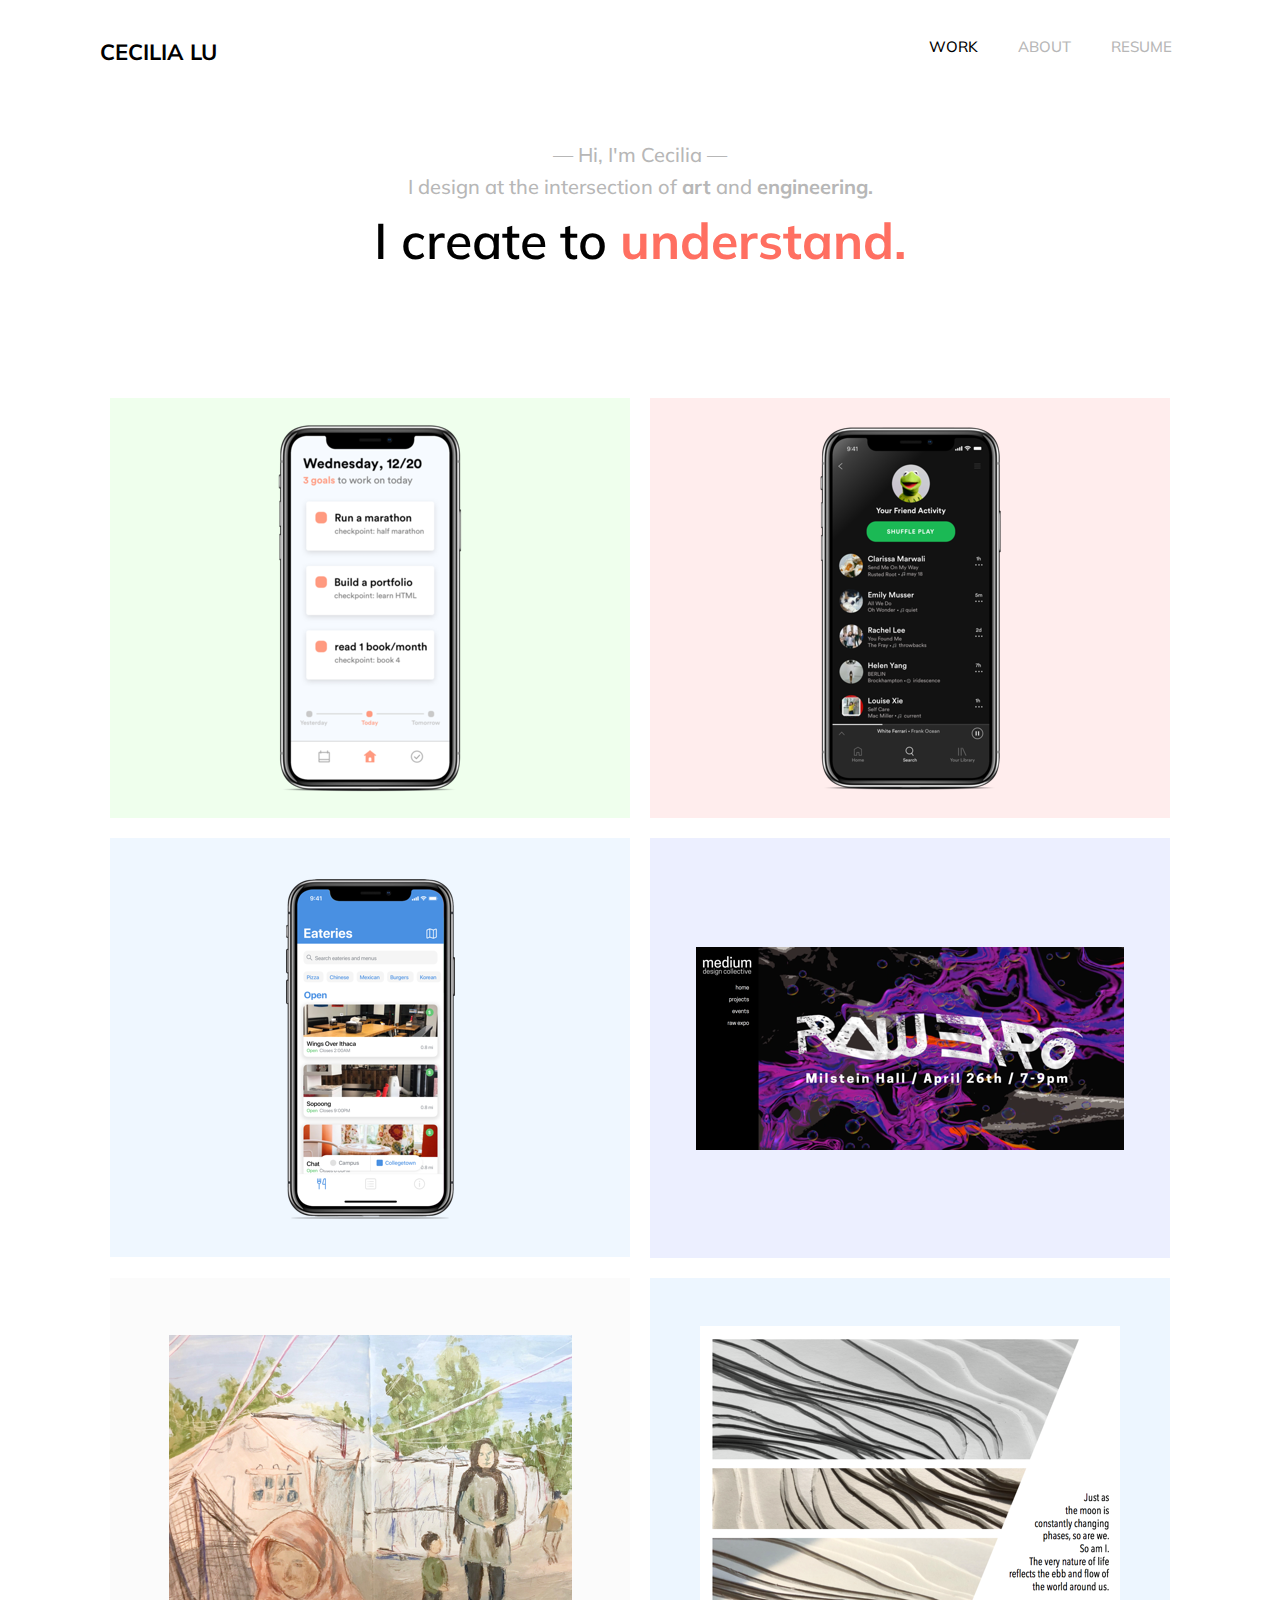
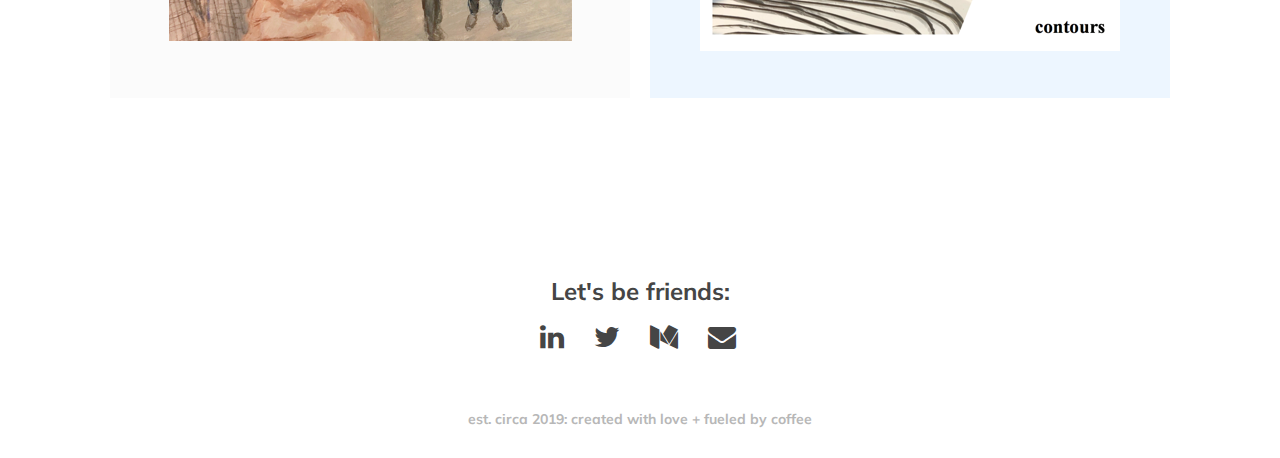
<file: index.html>
<!DOCTYPE html>
    <html>
        <head>
            <title>CC:LIALU</title>
            <meta charset="utf-8">
            <link rel="stylesheet"
            href="https://maxcdn.bootstrapcdn.com/bootstrap/3.3.7/css/bootstrap.min.css"
            integrity="sha384-BVYiiSIFeK1dGmJRAkycuHAHRg32OmUcww7on3RYdg4Va+PmSTsz/K68vbdEjh4u"
            crossorigin="anonymous">
            <meta name="viewport" content="width=device-width, initial-scale=1">
            <link rel="stylesheet" href="style.css">
            <script type="text/javascript" src="main.js"></script>
            <script src="https://ajax.googleapis.com/ajax/libs/jquery/3.3.1/jquery.min.js"></script>
            <link rel="stylesheet" href="https://maxcdn.bootstrapcdn.com/font-awesome/4.7.0/css/font-awesome.min.css">
            <link href="https://fonts.googleapis.com/css?family=Muli:400,500,600,700,800" rel="stylesheet">
        </head>

        <body>
            <header class="container">
                <div class="row">
                    <h1 class="col=sm-4 col=xs-6">CECILIA LU</h1>
                    <nav class="col-sm-8  col=xs-6 text-right">
                        <p><a href=index.html class=headtext>WORK</a></p>
                        <p><a href=about.html class=headtext2>ABOUT</a></p>
                        <p><a href="Cecilia Lu Resume 72819.pdf" class=headtext2>RESUME</a></p>
                    </nav>
                </div>
            </header>

            <main>
                <div class="introtext">
                <h2>— Hi, I'm Cecilia —</h2>
                  <h2>I design at the intersection of <b>art</b> and <b>engineering.</b></h2>
                  <div class="yay">
                    <h3>
                      <span>I create to</span>
                      <span class="current_word">understand.</span>
                    </h3>
                </div>
              </div>
            </main>

            <div class="div1">
              <a href="https://medium.com/@zglu2000/goal-reaching-app-ux-case-study-ffb7676c9904">
                  <div class="container2">
                      <img src="goalsfinal.png" alt="Goalkeeper App Concept" class="image"/>
                    <div class="overlay2">
                      <div class="text"><h3><b>Goalkeeper</b></h3>
                      <p>Case study on long-term goal keeping app concept</p></div>
                      </div>
                  </div>
              </a>

              <a href="https://blog.prototypr.io/spotify-mobile-case-study-integrating-friend-activity-30de0cf12ee">
                  <div class="container1">
                    <img src="spotiifinal.png" alt="spotify case study" class="image"/>
                    <div class="overlay1">
                      <div class = "text"><h3><b>Spotify Case Study</b></h3>
                      <p>Integrating the "Friend Activity" feature into Spotify mobile</p></div>
                    </div>
                  </div>
              </a>
            </div>


            <div class="div2">

              <a href="https://itunes.apple.com/us/app/eatery-cornell-dining/id1089672962?mt=8">
                <div class="container6">
                    <img src="Eatery.png" alt="Eatery" class="image"/>
                  <div class="overlay6">
                    <div class="text"><h3><b>Eatery App</b></h3>
                    <p>Product Design for Cornell AppDev</p></div>
                    </div>
                </div>
              </a>

              <a href="http://cornellmedium.design/raw/">
                <div class="container5">
                      <img src="raw.png" alt="raw" class="image"/>
                    <div class="overlay5">
                      <div class="text"><h3><b>RAW Expo</b></h3>
                      <p>Web Design for Medium Design Collective</p></div>
                    </div>
                </div>
              </a>
            </div>


            <div class="div3">
              <a href="art.html">
                <div class="container4">
                      <img src="artfinal.png" alt="art" class="image"/>
                    <div class="overlay4">
                      <div class="text"><h3><b>Artistic Musings</b></h3></div>
                    </div>
                </div>
              </a>

              <a href="design.html">
                <div class="container3">
                    <img src="contfinal.png" alt="visual design" class="image"/>
                  <div class="overlay3">
                    <div class="text"><h3><b>Visual + Graphic Design</b></h3></div>
                    </div>
                </div>
              </a>
            </div>




            <div class="footer">
              <footer>
              <div class="row">
                <h3>Let's be friends:</h3>
                <div class="icons">
                  <ul class="list-unstyled list-inline">
                                     <li class="list-inline-item">
                                       <a href="https://www.linkedin.com/in/cecilia-lu-70b1ba175/" class="fa fa-2x fa-linkedin"></a>
                                     </li>
                                     <li class="list-inline-item">
                                       <a href="https://twitter.com/_cecilialu" class="fa fa-2x fa-twitter"></a>
                                     </li>
                                     <li class="list-inline-item">
                                       <a href="https://medium.com/@zglu2000" class="fa fa-2x fa-medium"></a>
                                     </li>
                                     <li class="list-inline-item">
                                       <a href="mailto:zcl5@cornell.edu" class="fa fa-2x fa-envelope"></a>
                                     </li>
                                   </ul>
                </div>

                <div class="endtext">

                  <p>est. circa 2019: created with love + fueled by coffee</p>
                </div>

              </div>
            </footer>
            </div>


        </body>
    </html>
</file>
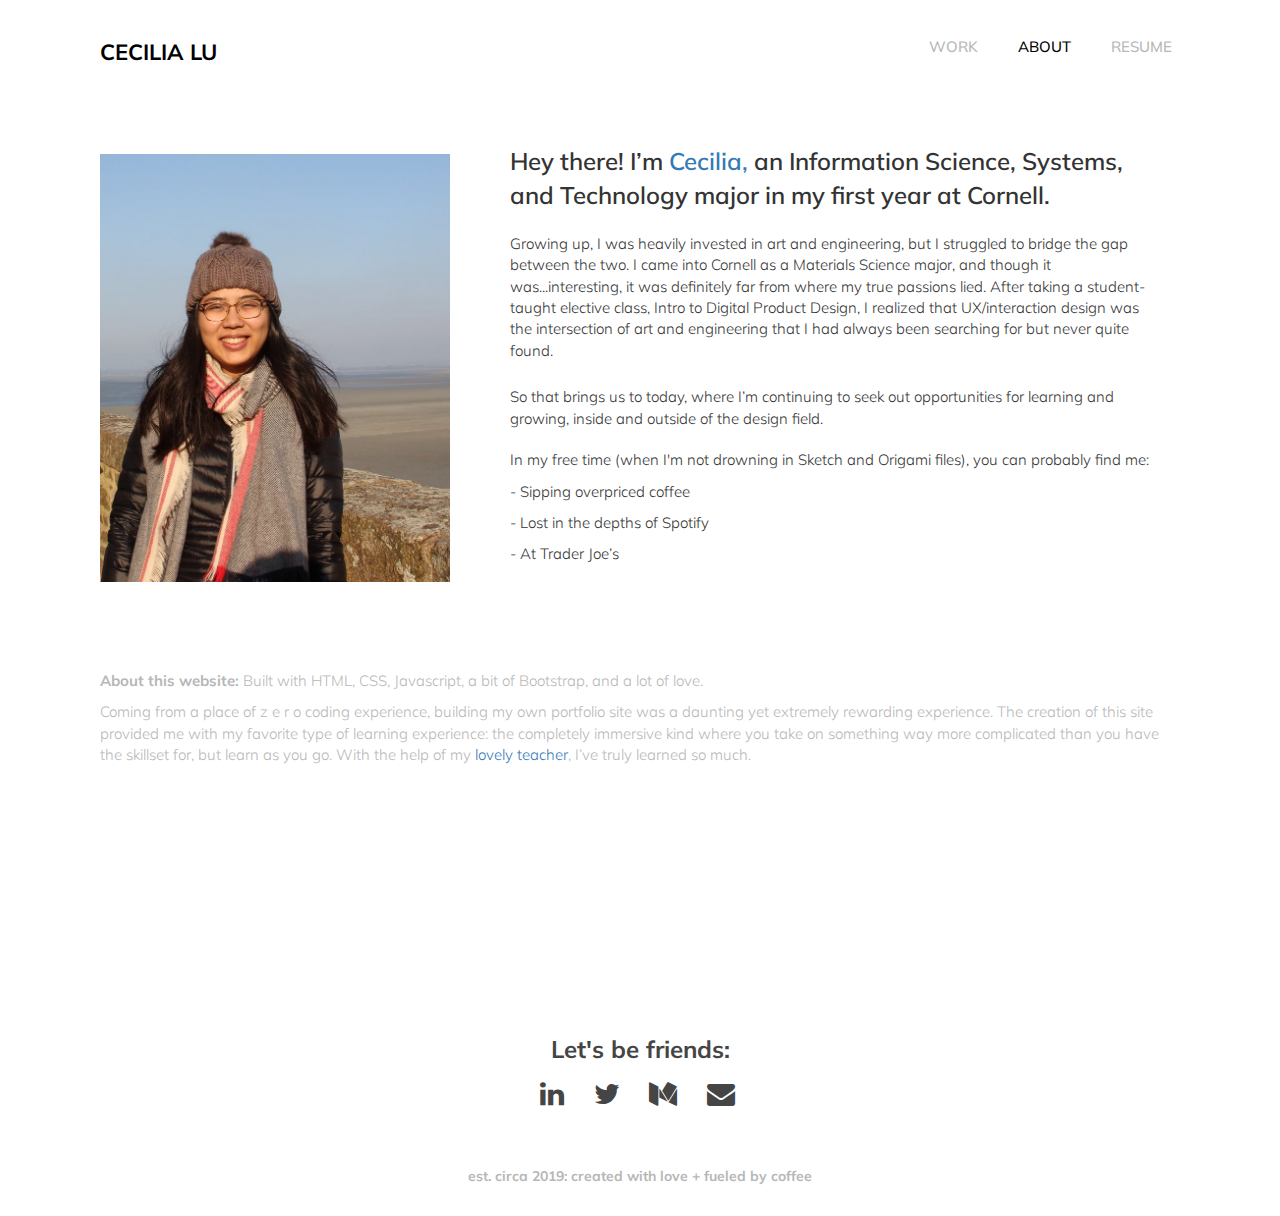
<file: about.html>
<!DOCTYPE html>
<html>
    <head>
        <title>graphic design is my passion</title>
        <meta charset="utf-8">
        <link rel="stylesheet" href="about.css">
        <script src="https://ajax.googleapis.com/ajax/libs/jquery/3.3.1/jquery.min.js"></script>
        <link rel="stylesheet"
        href="https://maxcdn.bootstrapcdn.com/bootstrap/3.3.7/css/bootstrap.min.css"
        integrity="sha384-BVYiiSIFeK1dGmJRAkycuHAHRg32OmUcww7on3RYdg4Va+PmSTsz/K68vbdEjh4u"
        crossorigin="anonymous">
        <meta name="viewport" content="width=device-width, initial-scale=1">
        <link rel="stylesheet" href="https://maxcdn.bootstrapcdn.com/font-awesome/4.7.0/css/font-awesome.min.css">
        <link href="https://fonts.googleapis.com/css?family=Muli:400,500,600,700,800" rel="stylesheet">
    </head>

    <body>
      <header class="container">
          <div class="row">
            <a href=index.html>
              <h1 class="col=sm-4">CECILIA LU</h1>
            </a>
              <nav class="col-sm-8 text-right">
                <p><a href=index.html class=headtext2>WORK</a></p>
                <p><a href=about.html class=headtext>ABOUT</a></p>
                <p><a href="resume.html" class=headtext2>RESUME</a></p>
                </nav>
            </div>
      </header>

      <div class=me>
        <img src=me.jpg alt="me" class=image>
      </div>

      <main>
        <div class="text">
        <p class="special">Hey there! I’m
            <a href=https://www.youtube.com/watch?v=G_zY_jSVXSU>Cecilia,</a>
       an Information Science, Systems, and Technology major in my first year at Cornell.</p>
        <p>Growing up, I was heavily invested in art and engineering, but I struggled to bridge the gap between the two. I came into Cornell as a Materials Science major, and though it was...interesting, it was definitely far from where my true passions lied. After taking a student-taught elective class, Intro to Digital Product Design, I realized that UX/interaction design was the intersection of art and engineering that I had always been searching for but never quite found.</p>
        <p class=t2>So that brings us to today, where I’m continuing to seek out opportunities for learning and growing, inside and outside of the design field.<p>
        <p class=t3>In my free time (when I'm not drowning in Sketch and Origami files), you can probably find me:

        <div class= t4>
          <p>- Sipping overpriced coffee</p>
          <p>- Lost in the depths of Spotify</p>
          <p>- At Trader Joe’s</p>
        </div>
        </div>

        <div class="text2">
        <p><b>About this website: </b>Built with HTML, CSS, Javascript, a bit of Bootstrap, and a lot of love.
        <p>Coming from a place of z e r o coding experience, building my own portfolio site was a daunting yet extremely rewarding experience. The creation of this site provided me with my favorite type of learning experience: the completely immersive kind where you take on something way more complicated than you have the skillset for, but learn as you go. With the help of my <a href="https://www.google.com/">lovely teacher</a>, I’ve truly learned so much.</p>
      </div>
      </main>

      <div class="footer">
        <footer>
        <div class="row">
          <h3>Let's be friends:</h3>
          <div class="icons">
            <ul class="list-unstyled list-inline">
                               <li class="list-inline-item">
                                 <a href="https://www.linkedin.com/in/cecilia-lu-70b1ba175/" class="fa fa-2x fa-linkedin"></a>
                               </li>
                               <li class="list-inline-item">
                                 <a href="https://twitter.com/_cecilialu" class="fa fa-2x fa-twitter"></a>
                               </li>
                               <li class="list-inline-item">
                                 <a href="https://medium.com/@zglu2000" class="fa fa-2x fa-medium"></a>
                               </li>
                               <li class="list-inline-item">
                                 <a href="mailto:zcl5@cornell.edu" class="fa fa-2x fa-envelope"></a>
                               </li>
                             </ul>
          </div>

          <div class="endtext">

            <p>est. circa 2019: created with love + fueled by coffee</p>
          </div>

        </div>
      </footer>
      </div>

    </body>
  </HTML>
</file>
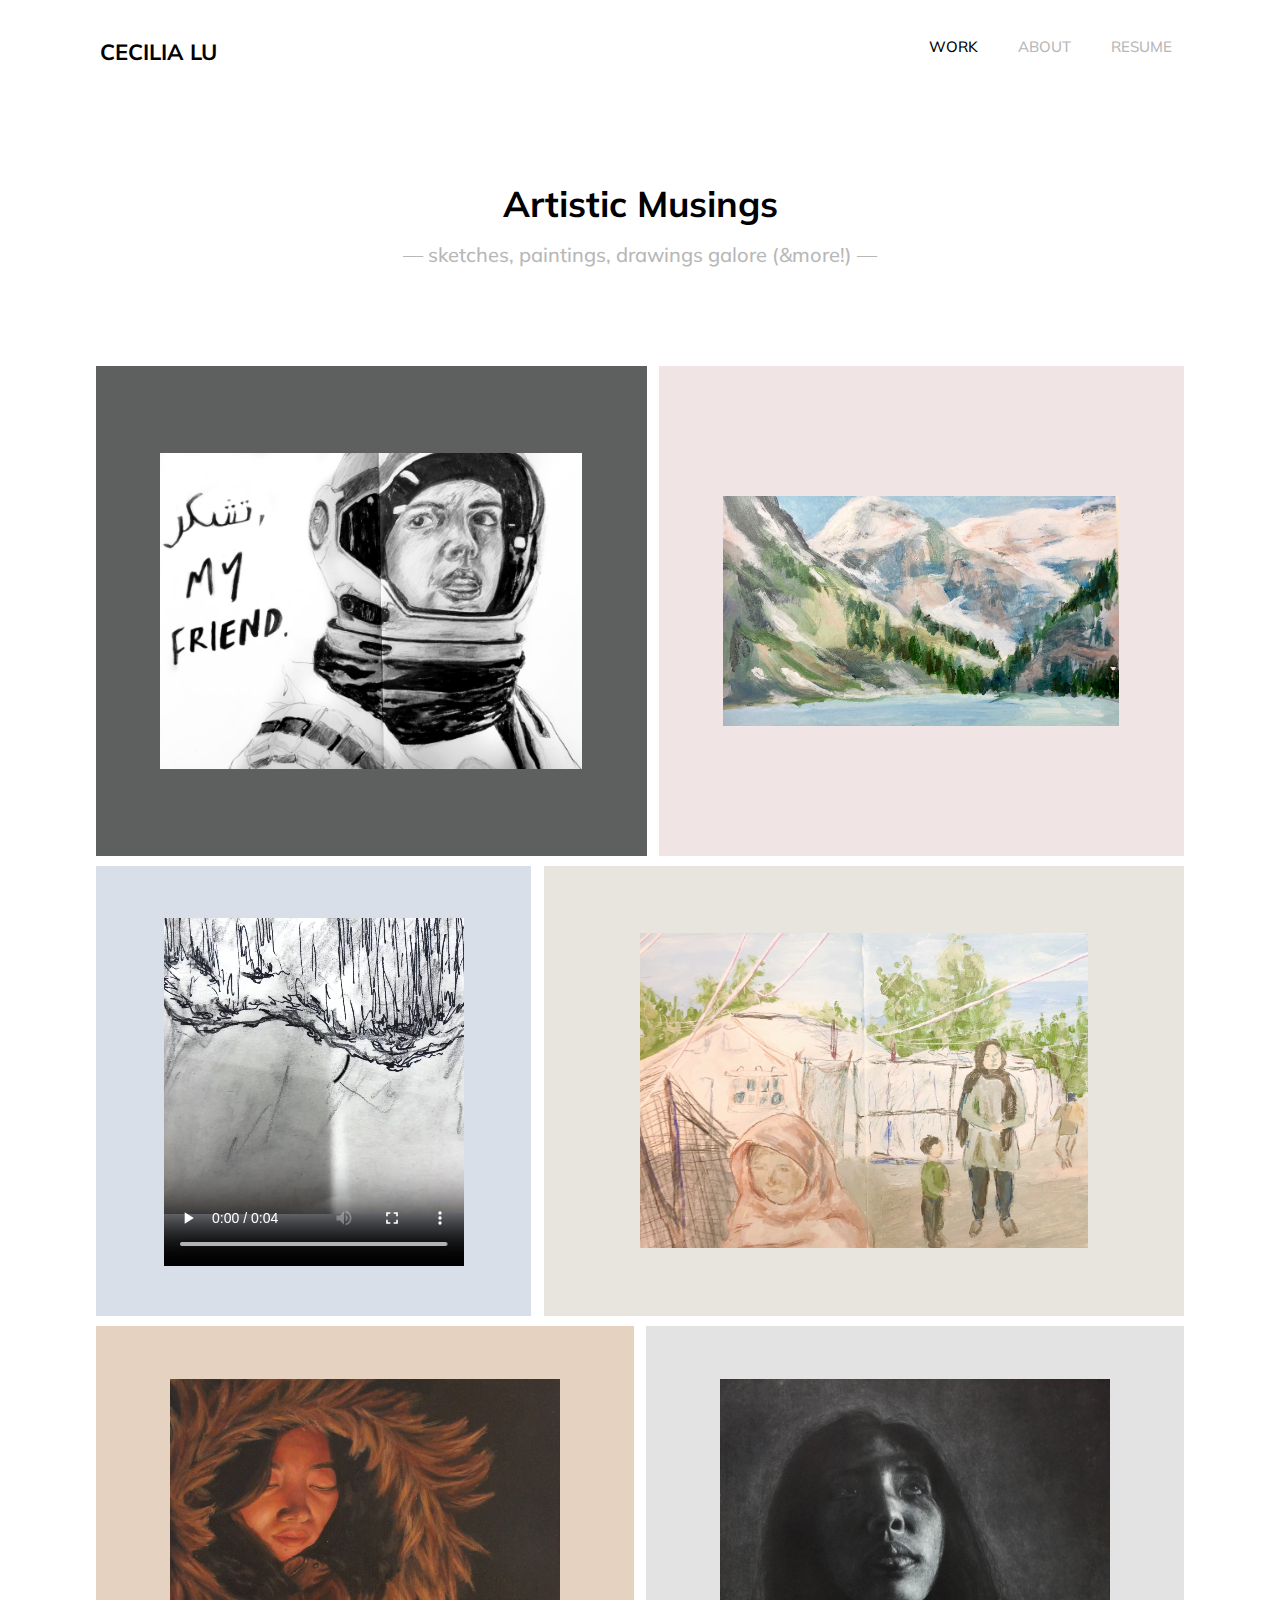
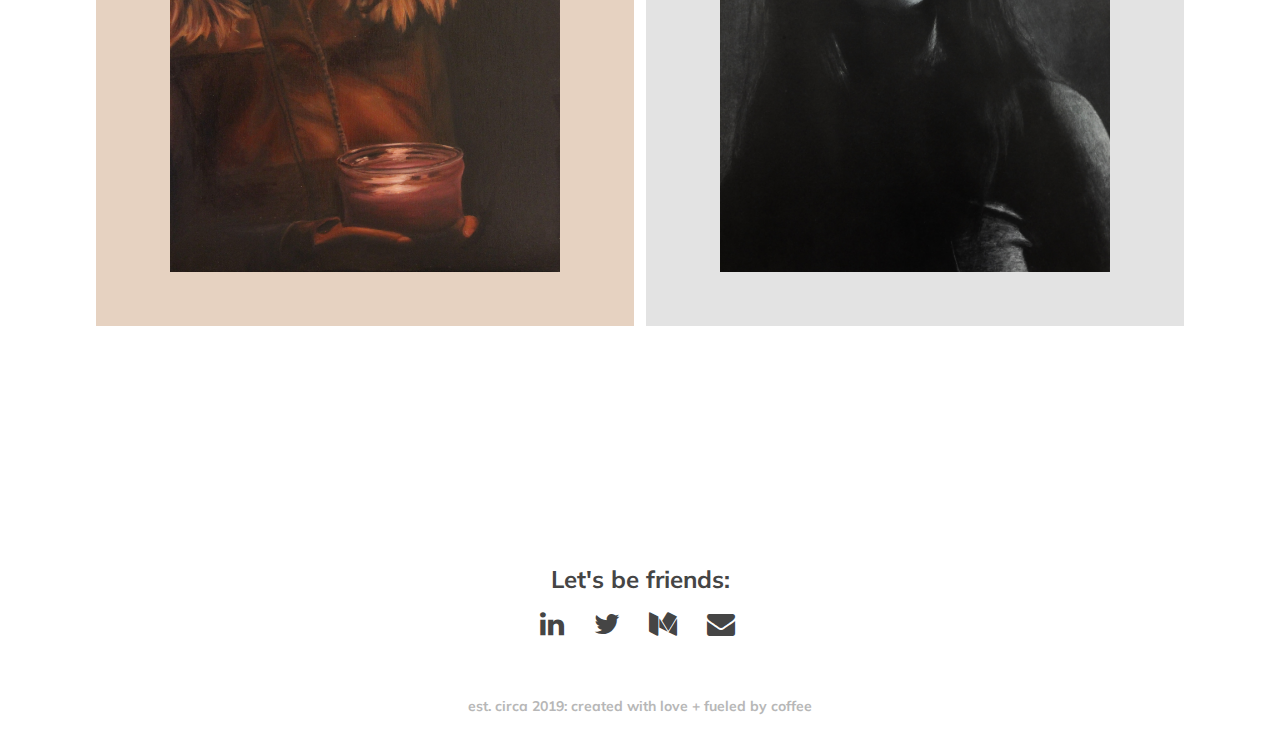
<file: art.html>
<!DOCTYPE html>


<html>
    <head>
        <title>a r t</title>
        <meta charset="utf-8">
        <meta name="viewport" content="width=device-width, initial-scale=1">
        <link rel="stylesheet" href="art.css">

        <link rel="stylesheet" href="https://maxcdn.bootstrapcdn.com/bootstrap/3.4.0/css/bootstrap.min.css">
        <script src="https://ajax.googleapis.com/ajax/libs/jquery/3.3.1/jquery.min.js"></script>
        <script src="https://maxcdn.bootstrapcdn.com/bootstrap/3.4.0/js/bootstrap.min.js"></script>
        <link rel="stylesheet" href="https://maxcdn.bootstrapcdn.com/font-awesome/4.7.0/css/font-awesome.min.css">
        <link href="https://fonts.googleapis.com/css?family=Muli:400,500,600,700,800" rel="stylesheet">
    </head>


<body>
    <header class="container">
        <div class="row">
          <a href=index.html>
            <h1 class="col=sm-4">CECILIA LU</h1>
          </a>
            <nav class="col-sm-8 text-right">
              <p><a href=index.html class=headtext>WORK</a></p>
              <p><a href=about.html class=headtext2>ABOUT</a></p>
              <p><a href="resume.html" class=headtext2>RESUME</a></p>
            </nav>
        </div>
    </header>

    <main>
        <div class="introtext">
        <h1><b>Artistic Musings</b></h1>
          <h2>— sketches, paintings, drawings galore (&more!) —</h2>
        </div>
    </main>


    <div class="row1">
      <div class=tshkr>
          <img src="tshkr.jpg" alt="tashakor" style="width:422px;height:316px;" class="image"/>
            <div class="overlay1">
                <div class = "text">
                  <h3><b>Tashakor</b></h3>
                  <p>from: <i>the sketchbook series</i></p>
                </div>
              </div>
      </div>


      <div class="banff">
          <img src="bnf.jpg" alt="banff" style="width:396px;height:230px;" class="image"/>
            <div class="overlay2">
                <div class = "text">
                  <h3><b>Lake Louise</b></h3>
                  <p>from: <i>the sketchbook series</i></p>
                </div>
              </div>
            </div>
    </div>


    <div class="row2">

      <div class="tides">
        <video width="300" height="400" controls>
          <source src="tidal.mp4" type="video/mp4">
            Your browser does not support the video tag.
        </video>
        <div class="overlay3">
            <div class = "text">
              <h3><b>Tidal Motion</b></h3>
              <p>A stop-motion experiment</p>
            </div>
        </div>
      </div>

      <div class="moria">
          <img src="mor.jpg" alt="Moria" style="width:70%;height:70%;" class="image"/>
            <div class="overlay4">
                <div class = "text">
                  <h3><b>Moria</b></h3>
                  <p>from: <i>the sketchbook series</i></p>
                </div>
            </div>
      </div>
    </div>



    <div class="row3">
      <div class="hearth">
        <img src="hearth.JPG" alt="painting" style="width:390px;height:493px;" class="image"/>
        <div class="overlay5">
            <div class = "text">
              <h3><b>Hearth</b></h3>
              <p>Oil painting</p>
            </div>
        </div>
      </div>


      <div class="self">
          <img src="self.jpg" alt="draw" style="width:390px;height:493px;" class="image"/>
          <div class="overlay6">
              <div class = "text">
                <h3><b>Seeking Light</b></h3>
                <p>Charcoal drawing; self portrait</p>
              </div>
            </div>
      </div>
    </div>


      <div class="footer">
        <footer>
        <div class="row">
          <h3>Let's be friends:</h3>
          <div class="icons">
            <ul class="list-unstyled list-inline">
                               <li class="list-inline-item">
                                 <a href="https://www.linkedin.com/in/cecilia-lu-70b1ba175/" class="fa fa-2x fa-linkedin"></a>
                               </li>
                               <li class="list-inline-item">
                                 <a href="https://twitter.com/_cecilialu" class="fa fa-2x fa-twitter"></a>
                               </li>
                               <li class="list-inline-item">
                                 <a href="https://medium.com/@zglu2000" class="fa fa-2x fa-medium"></a>
                               </li>
                               <li class="list-inline-item">
                                 <a href="mailto:zcl5@cornell.edu" class="fa fa-2x fa-envelope"></a>
                               </li>
            </ul>
          </div>

          <div class="endtext">

            <p>est. circa 2019: created with love + fueled by coffee</p>
          </div>

        </div>
      </footer>
      </div>

</body>


</html>
</file>
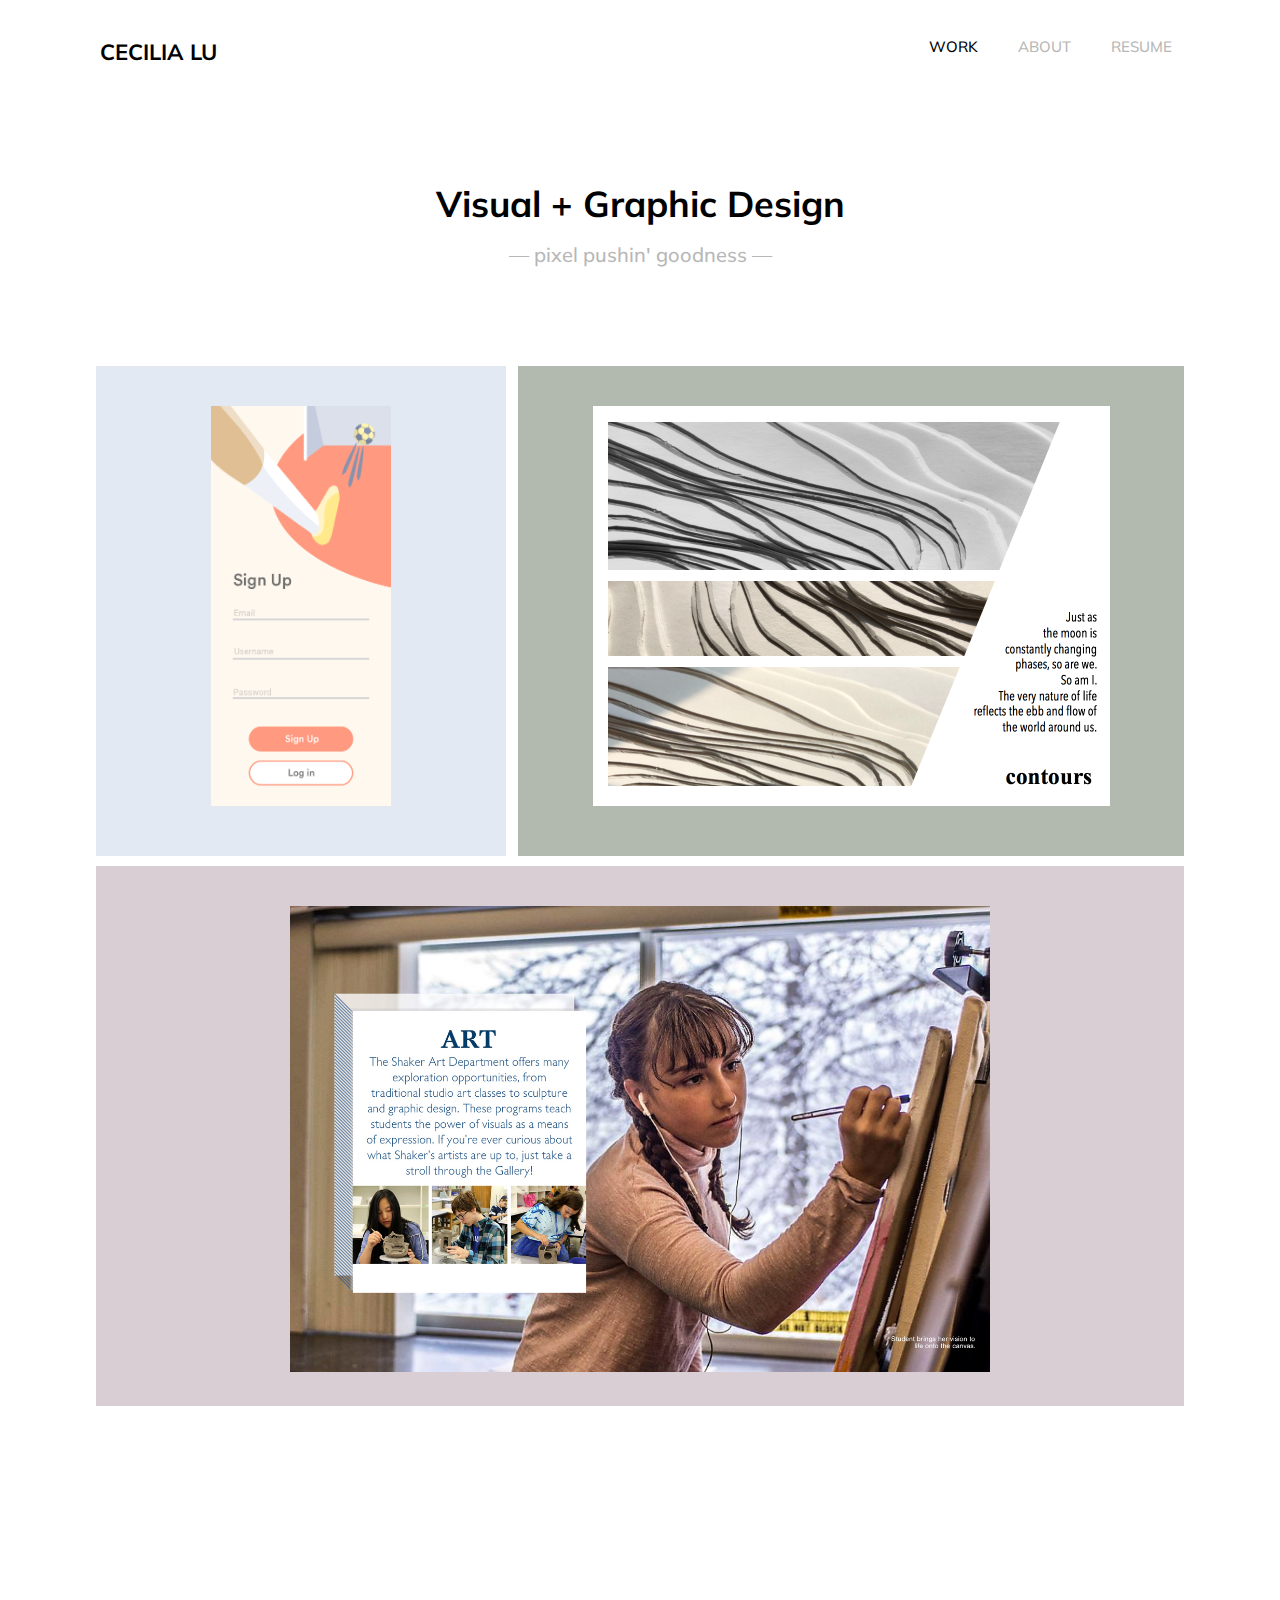
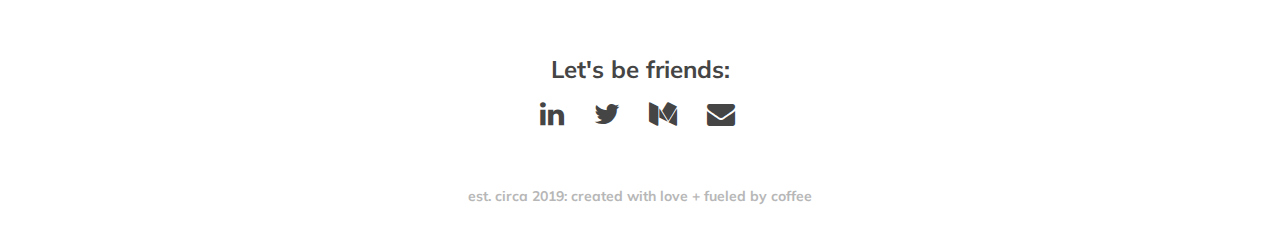
<file: design.html>
<!DOCTYPE html>


<html>
    <head>
        <title>graphic design is my passion</title>
        <meta charset="utf-8">
        <link rel="stylesheet" href="design.css">
        <script src="https://ajax.googleapis.com/ajax/libs/jquery/3.3.1/jquery.min.js"></script>
        <link rel="stylesheet"
        href="https://maxcdn.bootstrapcdn.com/bootstrap/3.3.7/css/bootstrap.min.css"
        integrity="sha384-BVYiiSIFeK1dGmJRAkycuHAHRg32OmUcww7on3RYdg4Va+PmSTsz/K68vbdEjh4u"
        crossorigin="anonymous">
        <meta name="viewport" content="width=device-width, initial-scale=1">
        <link rel="stylesheet" href="https://maxcdn.bootstrapcdn.com/font-awesome/4.7.0/css/font-awesome.min.css">
        <link href="https://fonts.googleapis.com/css?family=Muli:400,500,600,700,800" rel="stylesheet">
    </head>

<body>
    <header class="container">
        <div class="row">
          <a href=index.html>
            <h1 class="col=sm-4">CECILIA LU</h1>
          </a>
            <nav class="col-sm-8 text-right">
              <p><a href=index.html class=headtext>WORK</a></p>
              <p><a href=about.html class=headtext2>ABOUT</a></p>
              <p><a href="resume.html" class=headtext2>RESUME</a></p>
            </nav>
        </div>
    </header>

    <main>
        <div class="introtext">
        <h1><b>Visual + Graphic Design</b></h1>
        <h2>— pixel pushin' goodness —</h2>
        </div>
    </main>


<div class="row_1">

  <div class="sign_in">
      <img src="sign_in.png" alt="sign in" style="width:180px;height:400px;" class="image"/>
      <div class="overlay1">
          <div class = "text">
            <h3><b>Sign Up Screen</b></h3>
            <p>(Not so) Daily UI:01</p>
          </div>
      </div>
  </div>


  <div class="contours">
      <img src="contours.png" alt="contourz" style="width:517px;height:400px;" class="image"/>
      <div class="overlay2">
        <div class="text">
            <h3><b>Contours</b></h3>
            <p>from: DEA 1200 Portfolio Deck</p>
        </div>
      </div>
  </div>
</div>


<div class="row2">
  <div class=yb>
      <img src="yb2.png" alt="yb" style="width:700px;height:466px;" class="image"/>
      <div class="overlay3">
        <div class="text">
          <h3><b>Art Section Divider</b></h3>
          <p>from: Shaker High School Yearbook (2017-2018)</p>
        </div>
      </div>
  </div>

</div>



<div class="footer">
  <footer>
  <div class="row">
    <h3>Let's be friends:</h3>
    <div class="icons">
      <ul class="list-unstyled list-inline">
                         <li class="list-inline-item">
                           <a href="https://www.linkedin.com/in/cecilia-lu-70b1ba175/" class="fa fa-2x fa-linkedin"></a>
                         </li>
                         <li class="list-inline-item">
                           <a href="https://twitter.com/_cecilialu" class="fa fa-2x fa-twitter"></a>
                         </li>
                         <li class="list-inline-item">
                           <a href="https://medium.com/@zglu2000" class="fa fa-2x fa-medium"></a>
                         </li>
                         <li class="list-inline-item">
                           <a href="mailto:zcl5@cornell.edu" class="fa fa-2x fa-envelope"></a>
                         </li>
      </ul>
    </div>

    <div class="endtext">

      <p>est. circa 2019: created with love + fueled by coffee</p>
    </div>

  </div>
</footer>
</div>


</body>

</HTML>
</file>
<file: style.css>
body, main {
    font-family: 'muli', sans-serif;
}



header .row {
    display: flex;
    align-items: center;
    position: relative;
    top:20px
}



header h1 {
    position: relative;
    left: 45px;
    font-weight: bolder;
    font-weight:700;                                  ;
    font-size: 22px;
    color: #000000
}



header nav {
    display: flex;
    justify-content: flex-end;
    position: relative;
    right: -300px;
    font-size: 15px;
    font-weight: 500;
}

header p {
    position: relative;
    right: 45px;
    padding: 0 20px;
    margin: 0;
    color:#000000;
}

.headtext{
    color:#000000
}

.headtext2{
    color:#b7b7b7
}


.introtext {
    position: relative;
    margin: 20px;
    top: 70px;
    justify-content: center;
  }

.yay{
  justify-content: center;
  position:relative;
  text-align: center
}

.current_word{
  justify-content: center;
  text-align: center
}

  main h2 {
    font-family: 'Muli', sans-serif;
    text-align: center;
    font-size: 20px;
    font-weight: 500;
    margin: 10px;
    color: #b7b7b7;
  }

main h3 {
    font-family: 'muli', sans-serif;
    font-size: 50px;
    font-weight: 600;
    margin: 15px;
    color: #000000;
  }


.current_word {
    font-weight: 700;
    color: #FF6F61
}

.image {
  display: block;
  width: 100%;
  height: auto;
}

.div1{
    display: flex;
    flex-wrap: wrap;
    justify-content: center;
    margin:0px;
    position: relative;
    top: 180px;
}

.div2{
    display: flex;
    flex-wrap: wrap;
    justify-content: center;
    margin:0px;
    position: relative;
    top: 200px;
}

.div3{
    display: flex;
    flex-wrap: wrap;
    justify-content: center;
    margin:0px;
    position: relative;
    top: 220px;
}

.container1 {
  position: relative;
  justify-content: left;
  left:10px;
  width: 100%;
}

.container2 {
  position: relative;
  justify-content: center;
  right:10px;
  width: 100%;
  height: auto
}

.container3 {
  position: relative;
  width: 100%;
  left:10px
}

.container4 {
  position: relative;
  width: 100%;
  right:10px
}

.container5 {
  position: relative;
  width: 100%;
  left:10px
}

.container6 {
  position: relative;
  width: 100%;
  right:10px
}

.image {
  display: block;
  width: 100%;
  height: auto;
}

.overlay1 {
  position: absolute;
  top: 0;
  bottom: 0;
  left: 0;
  right: 0;
  height: 100%;
  width: 100%;
  opacity: 0;
  transition: .5s ease;
  background-color: #FFEDED;
}

.container1:hover .overlay1 {
  opacity: 1;
}

.text {
  color: gray;
  font-size: 20px;
  position: absolute;
  top: 50%;
  left: 50%;
  -webkit-transform: translate(-50%, -50%);
  -ms-transform: translate(-50%, -50%);
  transform: translate(-50%, -50%);
  text-align: center;
}


.overlay2 {
  position: absolute;
  top: 0;
  bottom: 0;
  left: 0;
  right: 0;
  height: 100%;
  width: 100%;
  opacity: 0;
  transition: .5s ease;
  background-color: #EFFFED;
}

.container2:hover .overlay2 {
  opacity: 1;
}


.image {
  display: block;
  width: 100%;
  height: auto;
}

.overlay3 {
  position: absolute;
  top: 0;
  bottom: 0;
  left: 0;
  right: 0;
  height: 100%;
  width: 100%;
  opacity: 0;
  transition: .5s ease;
  background-color: #EDF6FF;
}

.container3:hover .overlay3 {
  opacity: 1;
}


.overlay4 {
  position: absolute;
  top: 0;
  bottom: 0;
  left: 0;
  right: 0;
  height: 100%;
  width: 100%;
  opacity: 0;
  transition: .5s ease;
  background-color: #FBFBFB;
}

.container4:hover .overlay4 {
  opacity: 1;
}

.overlay5 {
  position: absolute;
  top: 0;
  bottom: 0;
  left: 0;
  right: 0;
  height: 100%;
  width: 100%;
  opacity: 0;
  transition: .5s ease;
  background-color: #ECEFFF;
}

.container5:hover .overlay5 {
  opacity: 1;
}

.overlay6 {
  position: absolute;
  top: 0;
  bottom: 0;
  left: 0;
  right: 0;
  height: 100%;
  width: 100%;
  opacity: 0;
  transition: .5s ease;
  background-color: #EFF7FF;
}

.container6:hover .overlay6 {
  opacity: 1;
}

.footer {
  display: flex;
  position: relative;
  height: 200px;
  top: 380px;
  justify-content: center;
  width: 100%;
}

footer h3{
  text-align: center;
  font-family: 'muli', sans-serif;
  font-weight: bold;
  color: #454545
}

footer p{
  font-weight:bolder
}
.icons{
  display: flex;
  justify-content: center;
}

.fa{
   color: #454545;
   margin:8px
}

.endtext{
  position: relative;
  top: 40px;
  text-align: center;
  font-family: 'muli', sans-serif;
  color: #b7b7b7;
  font-weight:400
}
</file>
<file: about.css>
body, main, header {
    font-family: 'Muli', sans-serif;
}



header .row {
    display: flex;
    align-items: center;
    position: relative;
    top:20px
}



header h1 {
    position: relative;
    left: 45px;
    font-weight:700;                                  ;
    font-size: 22px;
    color: #000000
}



header nav {
    display: flex;
    justify-content: flex-end;
    position: relative;
    right: -300px;
    font-size: 15px;
    font-weight: 500;
    color:#000000

}

header p {
    position: relative;
    right: 45px;
    padding: 0 20px;
    margin: 0;
    color:#000000;
}

.headtext{
  color:#000000
}

.headtext2{
    color:#b7b7b7
}


.image{
    float:left;
    width:350px;
    height:auto;
    position: relative;
    left:100px;
    top:100px
}

.special{
    font-size: 24px;
    font-weight:600;
    position:relative;
    top: -10px
}

.text{
    position: relative;
    top:20px;
    left:80px;
    width: 800px;
    padding:80px;
    overflow: auto;
}

.t2{
  position:relative;
  top:15px
}

.t3{
  position:relative;
  top:25px
}

.t4{
  position: relative;
  top:25px
}


.text2{
    position: relative;
    top:-40px;
    padding:100px;
    color: #b7b7b7

}

.text, .t2, .t3, .t4, .text2{
  font-size:15px;
  font-weight:300
}


.footer {
  display: flex;
  position: relative;
  height: 200px;
  top: 100px;
  justify-content: center;
  width: 100%;
}

footer h3{
  text-align: center;
  font-family: 'muli', sans-serif;
  font-weight: bold;
  color: #454545
}

footer p{
  font-weight:bolder
}
.icons{
  display: flex;
  justify-content: center;
}

.fa{
   color: #454545;
   margin:8px
}

.endtext{
  position: relative;
  top: 40px;
  text-align: center;
  font-family: 'muli', sans-serif;
  color: #b7b7b7;
  font-weight:400
}
</file>
<file: art.css>
body {
    font-family: 'muli', sans-serif;
    font-weight: 100;
}

header {
    padding: 20px 0;
    font-family: 'muli', sans-serif;
}

header .row{
    display: flex;
    align-items: center;
}

header h1{
    position: relative;
    left: 45px;
    font-weight: bolder;
    font-weight:700;
    font-size: 22px;
    font-family:'muli', sans-serif;
    color:#000000
}

header p{
    position: relative;
    right: 45px;
    font-weight:500;
    font-size: 15px;
    font-family:'muli', sans-serif;
    color:#000000
}

header nav {
    display: flex;
    justify-content: flex-end;
    position: relative;
    right: -300px;
    font-size: 16px;
    font-weight: bolder}

header p {
    padding: 0 20px;
    margin: 0;
    color:#000000
    }

.headtext{
      color:#000000
    }

.headtext2{
      color:#b7b7b7
    }

main h1 {
      font-family: 'muli', sans-serif;
      position: relative;
      top: 80px;
      text-align: center;
      font-size: 36px;
      font-weight: bolder;
      font-weight: 500;
      margin: 10px;
      color: #000000;
    }

    main h2 {
      font-family: 'Muli', sans-serif;
      text-align: center;
      font-size: 20px;
      font-weight: 500;
      margin: 10px;
      color: #b7b7b7;
      position: relative;
      top:90px
        }

.row1{
    display: flex;
    flex-wrap: wrap;
    justify-content: center;
    margin:0px;
    position: relative;
    top: 180px;
    justify-content: space-around
  }

.row2{
    display: flex;
    flex-wrap: wrap;
    justify-content: center;
    margin:0px;
    position: relative;
    top: 190px;
    justify-content: space-around;
}

.row3{
    display: flex;
    flex-wrap: wrap;
    justify-content: center;
    margin:0px;
    position: relative;
    top: 200px;
    justify-content: space-around;
}



.image{
  margin-top: auto;
  margin-bottom: auto;
  margin-left: auto;
  margin-right: auto;
  display: flex;
  flex-wrap: wrap;
  position: relative;
  height:auto;
  width:auto;
}


.text {
  color: gray;
  font-family: 'muli', sans-serif;
  font-size: 20px;
  position: absolute;
  top: 50%;
  left: 50%;
  -webkit-transform: translate(-50%, -50%);
  -ms-transform: translate(-50%, -50%);
  transform: translate(-50%, -50%);
  text-align: center;
}


.tshkr{
  background-color:#5e5f5f;
  height: 490px;
  width:43%;
  display: flex;
  flex-wrap: wrap;
  justify-content: center;
  position: relative;
  left:45px;
}


.overlay1 {
  position: absolute;
  top: 0;
  bottom: 0;
  left: 0;
  right: 0;
  height: 100%;
  width: 100%;
  opacity: 0;
  transition: .5s ease;
  background-color: #5e5f5f;
}


.tshkr:hover .overlay1 {
  opacity: 1;
}



.banff{
  background-color:#f0e5e4;
  height: 490px;
  width:41%;
  display: flex;
  flex-wrap: wrap;
  justify-content: center;
  position: relative;
  right:45px;
}

.overlay2 {
  position: absolute;
  top: 0;
  bottom: 0;
  left: 0;
  right: 0;
  height: 100%;
  width: 100%;
  opacity: 0;
  transition: .5s ease;
  background-color: #f0e5e4;
}


.banff:hover .overlay2 {
  opacity: 1;
}


.tides{
  background-color:#d8dfe9;
  height: 450px;
  width:34%;
  display: flex;
  flex-wrap: wrap;
  justify-content: center;
  position: relative;
  left:45px;
}

.overlay3 {
  position: absolute;
  top: 0;
  bottom: 0;
  left: 0;
  right: 0;
  height: 100%;
  width: 100%;
  opacity: 0;
  transition: .5s ease;
  background-color: #d8dfe9;
}


.tides:hover .overlay3 {
  opacity: 1;
}

.moria{
  background-color:#e8e5de;
  height: 450px;
  width:50%;
  display: flex;
  flex-wrap: wrap;
  justify-content: center;
  position: relative;
  right:45px;
}

.overlay4 {
  position: absolute;
  top: 0;
  bottom: 0;
  left: 0;
  right: 0;
  height: 100%;
  width: 100%;
  opacity: 0;
  transition: .5s ease;
  background-color: #e8e5de;
}

.moria:hover .overlay4 {
  opacity: 1;
}


.hearth{
  background-color:#e6d2c1;
  height: 600px;
  width:42%;
  display: flex;
  flex-wrap: wrap;
  justify-content: center;
  position: relative;
  left:45px;
}

.overlay5 {
  position: absolute;
  top: 0;
  bottom: 0;
  left: 0;
  right: 0;
  height: 100%;
  width: 100%;
  opacity: 0;
  transition: .5s ease;
  background-color: #e6d2c1;
}


.hearth:hover .overlay5 {
  opacity: 1;
}


.self{
  background-color:#e3e3e3;
  height: 600px;
  width:42%;
  display: flex;
  flex-wrap: wrap;
  justify-content: center;
  position: relative;
  right:45px;
}

.overlay6 {
  position: absolute;
  top: 0;
  bottom: 0;
  left: 0;
  right: 0;
  height: 100%;
  width: 100%;
  opacity: 0;
  transition: .5s ease;
  background-color: #e3e3e3;
}


.self:hover .overlay6 {
  opacity: 1;
}

.footer {
  display: flex;
  position: relative;
  height: 200px;
  top: 420px;
  justify-content: center;
  width: 100%;
}

footer h3{
  text-align: center;
  font-family: 'muli', sans-serif;
  font-weight: bold;
  color: #454545
}

footer p{
  font-weight:bolder
}

.icons{
  display: flex;
  justify-content: center;
}

.fa{
   color: #454545;
   margin:8px
}

.endtext{
  position: relative;
  top: 40px;
  text-align: center;
  font-family: 'muli', sans-serif;
  color: #b7b7b7;
  font-weight:400
}
</file>
<file: design.css>
body {
    font-family: 'muli', sans-serif;
    font-weight: 100;
}

header {
    padding: 20px 0;
}

header .row{
    display: flex;
    align-items: center;
}

header h1{
    position: relative;
    left: 45px;
    font-weight: bolder;
    font-weight:700;
    font-size: 22px;
    font-family:'muli', sans-serif;
    color:#000000
}

header p{
    font-weight:500;
    font-size: 15px;
    font-family:'muli', sans-serif;
    color:#000000
}

header nav {
    display: flex;
    justify-content: flex-end;
    position: relative;
    right: -300px;
    font-size: 16px;
    font-weight: bolder;
    color:#000000

  }

header p {
    position: relative;
    right: 45px;
    padding: 0 20px;
    margin: 0;
    color:#000000
    }

.headtext{
  color:#000000
}

.headtext2{
    color:#b7b7b7
}

main h1 {
      font-family: 'muli', sans-serif;
      position: relative;
      top: 80px;
      text-align: center;
      font-size: 36px;
      font-weight: bolder;
      font-weight: 500;
      margin: 10px;
      color: #000000;
    }

    main h2 {
      font-family: 'Muli', sans-serif;
      text-align: center;
      font-size: 20px;
      font-weight: 500;
      margin: 10px;
      color: #b7b7b7;
      position: relative;
      top:90px
        }

.row_1{
    display: flex;
    flex-wrap: wrap;
    justify-content: center;
    margin:0px;
    position: relative;
    top: 180px;
    justify-content: space-around;
  }

.row2{
    display: flex;
    flex-wrap: wrap;
    justify-content: center;
    margin:0px;
    top:170px;
    position: relative;
    justify-content: space-around;
}

.sign_in{
  background-color:#e2e9f3;
  height: 490px;
  width:32%;
  display: flex;
  flex-wrap: wrap;
  justify-content: center;
  position: relative;
  left:45px;
}

.contours{
  background-color:#b2bab0;
  height: 490px;
  width:52%;
  display: flex;
  flex-wrap: wrap;
  justify-content: center;
  position: relative;
  right:45px;
}

.yb{
  background-color:#d9ced3;
  height: 540px;
  width:85%;
  top: 20px;
  position: relative;
  display: flex;
  flex-wrap: wrap;
  justify-content: center;
}



.image {
  display: block;
  width: 100%;
  height: auto;
}

.overlay1 {
  position: absolute;
  top: 0;
  bottom: 0;
  left: 0;
  right: 0;
  height: 100%;
  width: 100%;
  opacity: 0;
  transition: .5s ease;
  background-color: #e2e9f3;
}

.sign_in:hover .overlay1 {
  opacity: 1;
}

.text {
  color: gray;
  font-family: 'muli', sans-serif;
  font-size: 20px;
  position: absolute;
  top: 50%;
  left: 50%;
  -webkit-transform: translate(-50%, -50%);
  -ms-transform: translate(-50%, -50%);
  transform: translate(-50%, -50%);
  text-align: center;
}



.overlay2 {
  position: absolute;
  top: 0;
  bottom: 0;
  left: 0;
  right: 0;
  height: 100%;
  width: 100%;
  opacity: 0;
  transition: .5s ease;
  background-color: #b2bab0;
}

.contours:hover .overlay2 {
  opacity: 1;
}



.overlay3 {
  position: absolute;
  top: 0;
  bottom: 0;
  left: 0;
  right: 0;
  height: 100%;
  width: 100%;
  opacity: 0;
  transition: .5s ease;
  background-color: #d9ced3;
}

.yb:hover .overlay3 {
  opacity: 1;
}

  .image{
    justify-content: center;
    top:40px;
    display: flex;
    flex-wrap: wrap;
    position: relative
  }





  .footer {
    display: flex;
    position: relative;
    height: 200px;
    top: 420px;
    justify-content: center;
    width: 100%;
  }

  footer h3{
    text-align: center;
    font-family: 'muli', sans-serif;
    font-weight: bold;
    color: #454545
  }

  footer p{
    font-weight:bolder
  }

  .icons{
    display: flex;
    justify-content: center;
  }

  .fa{
     color: #454545;
     margin:8px
  }

  .endtext{
    position: relative;
    top: 40px;
    text-align: center;
    font-family: 'muli', sans-serif;
    color: #b7b7b7;
    font-weight:400
  }
</file>
